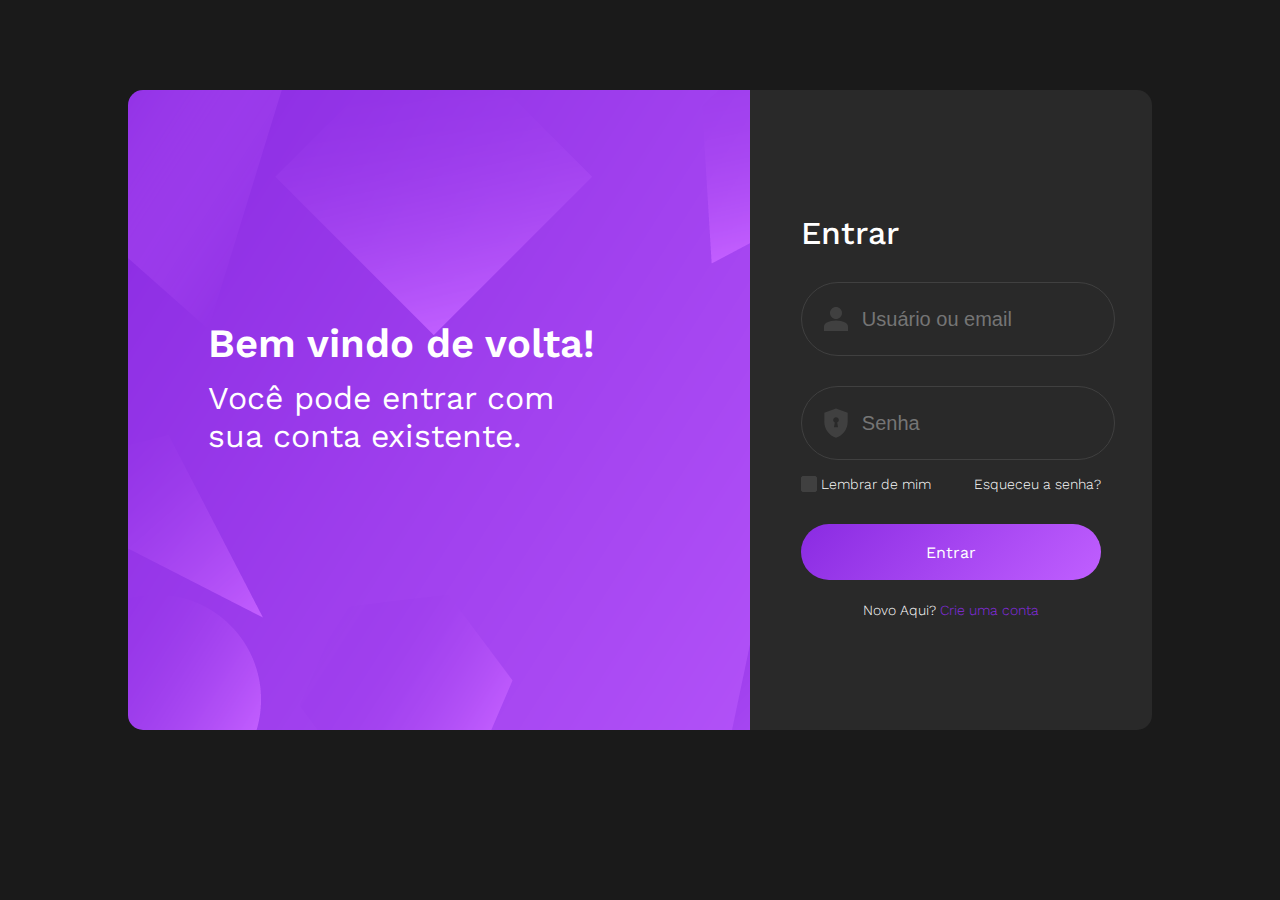
<file: index.html>
<!DOCTYPE html>
<html lang="pt-BR">
<head>
    <meta charset="UTF-8">
    <meta name="viewport" content="width=device-width, initial-scale=1.0">
    <title>Tela de login</title>
    <link rel="stylesheet" href="./CSS/styles.css">
</head>
<body>
    <div class="container-principal">
        <div class="left-container">
            <h1>Bem vindo de volta!</h1>
            <h2>Você pode entrar com sua conta existente.</h2>
        </div>
        <form class="login-container">
            <h1>Entrar</h1>
            <div class="input-container">
                <input type="text" placeholder="Usuário ou email" class="input-login" id="login">
            </div>
            <div class="input-container">
                <input type="password" placeholder="Senha" class="input-login" id="senha">
            </div>
            <div class="inline">
                <div>
                    <input type="checkbox" class="checkbox">
                    <p>Lembrar de mim</p>
                </div>
                <a href="#">Esqueceu a senha?</a>
            </div>
            <input type="submit" value="Entrar" class="btn-entrar">
            <p class="new-account">
                Novo Aqui? <a href="./createAccount.html" >Crie uma conta</a>
            </p>
        </form>
    </div>
</body>
</html>
</file>
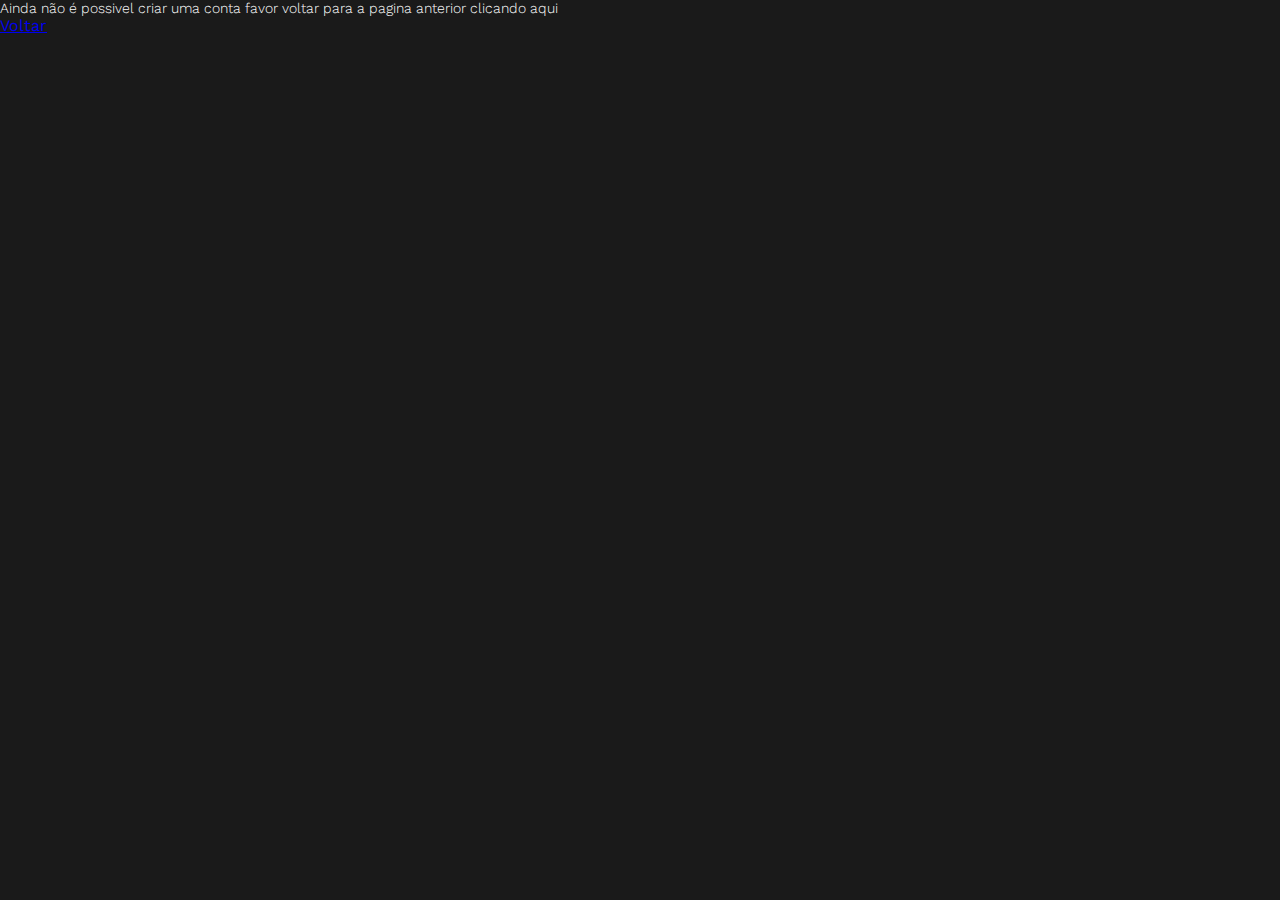
<file: createAccount.html>
<!DOCTYPE html>
<html lang="pt-BR">
<head>
    <meta charset="UTF-8">
    <meta name="viewport" content="width=device-width, initial-scale=1.0">
    <title>Teste</title>
    <link rel="stylesheet" href="./CSS/styles.css">
</head>
<body>
    <p>Ainda não é possivel criar uma conta favor voltar para a pagina anterior clicando aqui</p>
    <a href="./index.html">Voltar</a>
</body>
</html>
</file>
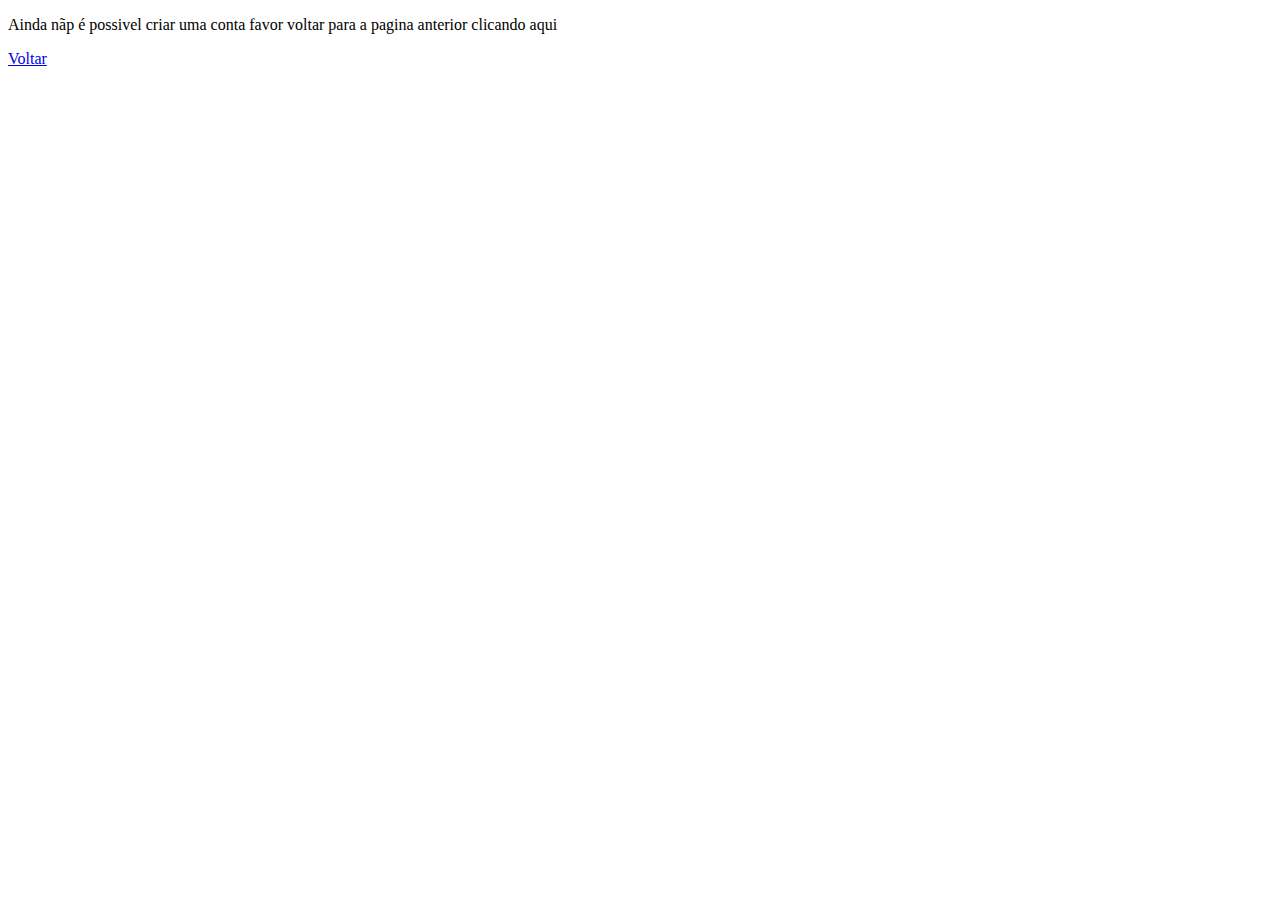
<file: HTML/createAccount.html>
<!DOCTYPE html>
<html lang="pt-BR">
<head>
    <meta charset="UTF-8">
    <meta name="viewport" content="width=device-width, initial-scale=1.0">
    <title>Teste</title>
</head>
<body>
    <p>Ainda nãp é possivel criar uma conta favor voltar para a pagina anterior clicando aqui</p>
    <a href="/HTML/index.html">Voltar</a>
</body>
</html>
</file>
<file: CSS/styles.css>
@import url('https://fonts.googleapis.com/css2?family=Work+Sans:wght@300;400;500;600&display=swap');

* {
    padding: 0;
    margin: 0;
    list-style: none;
    border: 0;
    vertical-align: baseline;
}

:root {
    --background-primary: #1a1a1a;
    --background-secondary: #292929;
    --background-tertiary: #404040;
    --main-primary: #8a2be2;
    --main-secondary: #c05fff;
    --main-tertiary: #ffc5ff;
    --highlight-primary: #9932cc;
    --highlight-secondary: #ffcbff;
    --text-primary: #ffffff;
    --text-secondary: #e0e0e0;
}

body{
    background-color: var(--background-primary);
    color: var(--text-primary);
    font-family: 'Work Sans', sans-serif;
    font-weight: 400;
}

.container-principal{
    max-width: 1200px;
    width: 80%;
    margin: 90px auto 0px auto;
    display: flex;
    height: 640px;
    justify-content: center;
}

.left-container{
    background-image: url(../Assets/purple_background.png);
    width: 100%;
    border-radius: 15px 0px 0px 15px;
    padding: 80px;

}
.left-container h1 {
    margin-top: 150px;
    font-weight: 600;
    font-size: 2.5rem;
}
.left-container h2 {
    max-width: 350px;
    font-weight: 400;
    margin-top: 12px;
    font-size: 2rem;
}

.login-container{
    max-width: 400px;
    min-width: 300px;
    background-color: var(--background-secondary);
    border-radius: 0px 15px 15px 0px;
    padding: 84px 5% 0px 5%;
    
}

.login-container h1{
    font-size: 40;
    font-weight: 500;
    margin-top: 40px;  
}


.input-login{
margin-top: 30px;
padding: 12px 12px 12px 60px;
height: 48px;
width: 80%;
font-size: 20px;
font-weight: 300;
background-color: var(--background-secondary);
border: var(--background-tertiary) 1px solid;
border-radius: 999px;
color: var(--text-primary);
background-size: 24px;
background-repeat: no-repeat;
background-position: 22px center;
}

.input-container input:focus{
    border: 1px solid var(--highlight-primary);
    outline: none;
}

#login{
    background-image: url('../Assets/person.svg');
}

#senha{
    background-image: url('../Assets/encrypted.svg');
}

.inline{
  display: flex;
  justify-content: space-between;
  margin-top: 16px;
}
 .inline a, p{
    color: var(--text-primary);
    text-decoration: none;
    font-size: 14px;
    font-weight: 300;
 }

 .checkbox { 
    all: unset;
    margin-right: 4px;
    width: 14px;
    height: 14px;
    border-radius: 2px;
    background-color: var(--background-tertiary);
    border: var(--background-tertiary) 1px solid;
    cursor: pointer;
    color: var(--highlight-primary);
 }

 .checkbox:hover{
    border: var(--highlight-primary) 1px solid;
 }

 .checkbox:checked{
    background-image: url(../Assets/done.svg);
    background-repeat: no-repeat;
    background-position: center;
 }

 .inline div{
    display: flex;
 }

 .btn-entrar{
    all: unset;
    margin-top: 32px;
    cursor: pointer;
    background-image: linear-gradient(135deg, var(--main-primary) 0%, var(--main-secondary) 100%);
    flex-shrink: 0;
    width: 100%;
    height: 56px;
    text-align: center;
    border-radius: 999px;
 }

 .new-account{
    font-size: 14px;
    font-weight: 300;
    text-align: center;
    margin-top: 22px;
 }

 .new-account a{
    all: unset;
    color: var(--main-primary);
    cursor: pointer;
 }


@media (max-width: 1200px) {
    .container-principal{
        width: 80%;
        max-width: 500px;
        margin: 90px auto 0px auto;
    }
    .left-container{
    display: none;
    }
    .login-container{
        border-radius: 15px;
        width: 100%;
        }
}

@media (max-width: 600px){
   
    body{
        background-color: var(--background-secondary);
    }
    .container-principal{
        width: 100%;
        height: 100%;
        margin-top: 0px;
    }

    .login-container{
        max-width: 300px;
        min-width: 100px;
    }

    .login-container h1{
        font-size: 32px;
    }

    .input-login{
        height: 16px;
        font-size: 12px;
        padding: 12px;
        margin-top: 16px;
        width: 90%;
    }
    #login{
        background-image: none;
    }
    #senha{
        background-image: none;
    }
    .inline{
        margin-left: 3%;
        margin-right: 3%;
     }
    .inline a, p{
        font-size: 10px;
     }
     .checkbox{
        width: 10px;
        height: 10px;
     }
     .btn-entrar{
        height: 40px;
     }
     .new-account{
        font-size: 10px;
     }
}
</file>
